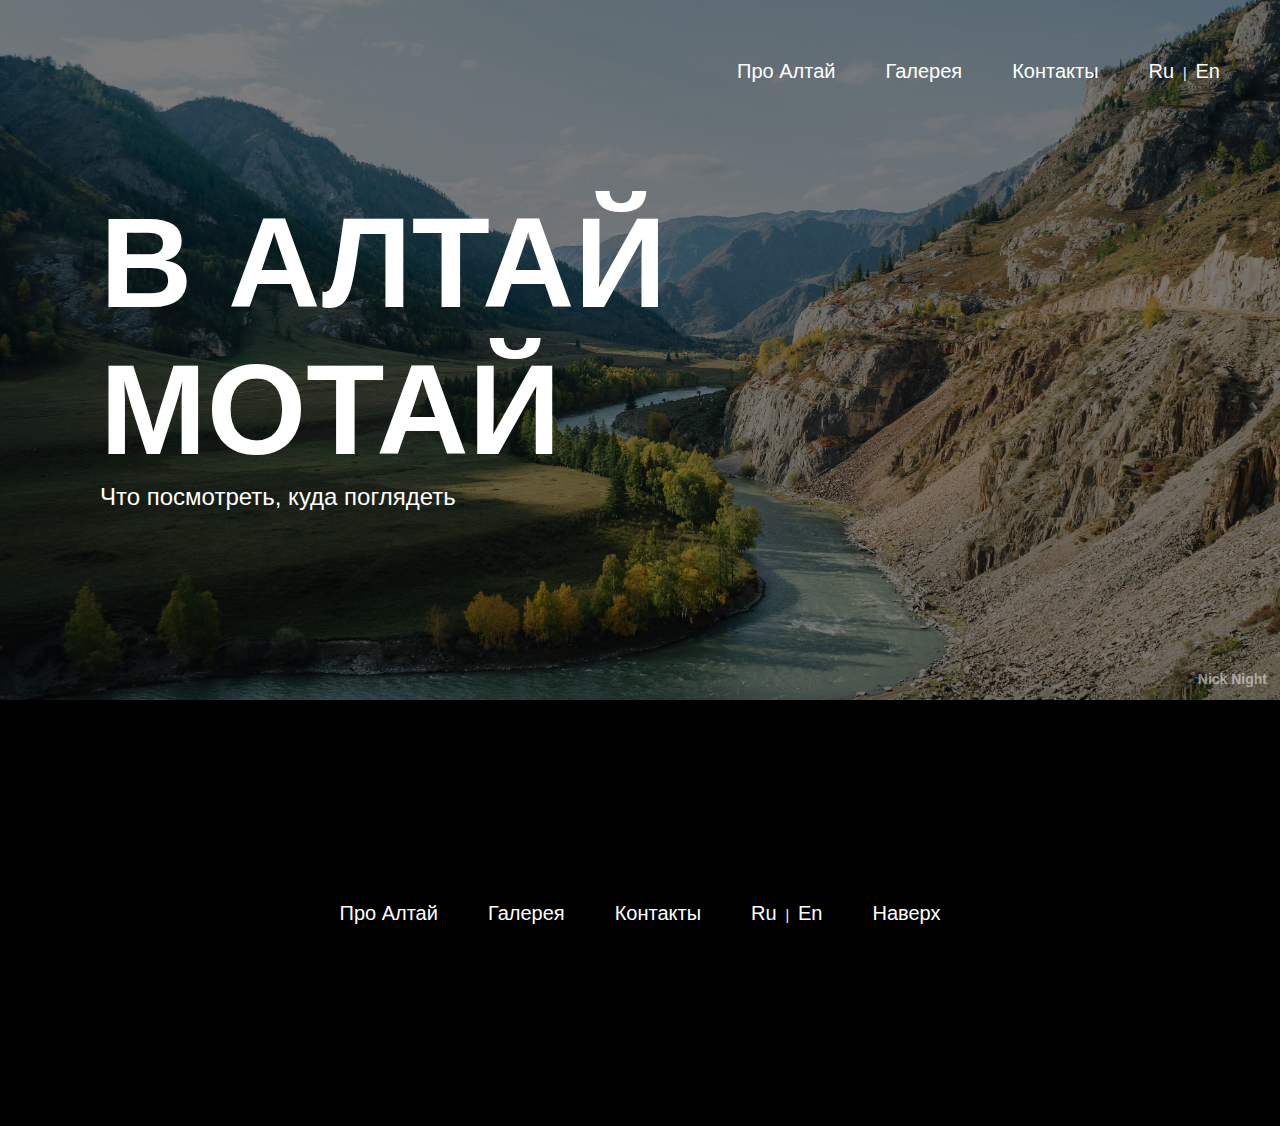
<file: алтай/index.html>
<!DOCTYPE html>
<html lang="ru">

<head>
    <meta charset="UTF-8">
    <meta name="viewport" content="width=device-width, initial-scale=1.0">
    <title>В Алтай мотай</title>
    <link rel="stylesheet" href="style.css">
</head>

<body>
    <header class="header">
        <div class="header__overlay">
            <button class="header__menu"></button>
            <ul class="header__nav">
                <li class="nav__item">
                    <a href="#" class="nav__link">Про Алтай</a>
                </li>
                <li class="nav__item">
                    <a href="#" class="nav__link">Галерея</a>
                </li>
                <li class="nav__item">
                    <a href="#" class="nav__link">Контакты</a>
                </li>
                <li class="nav__item">
                    <a href="#" class="nav__link">Ru</a>
                    <span>|</span>
                    <a href="#" class="nav__link">En</a>
                </li>
            </ul>
            <div class="header__titles">
                <h1 class="header__title">В Алтай мотай</h1>
                <p class="header__subtitle">Что посмотреть, куда поглядеть</p>
            </div>
            <p class="author">Nick Night</p>
        </div>
    </header>
    
    <footer class="footer">
        <ul class="footer__nav">
            <li class="nav__item">
                <a href="#" class="nav__link">Про Алтай</a>
            </li>
            <li class="nav__item">
                <a href="#gallery" class="nav__link">Галерея</a>
            </li>
            <li class="nav__item">
                <a href="#" class="nav__link">Контакты</a>
            </li>
            <li class="nav__item">
                <a href="#" class="nav__link">Ru</a>
                <span>|</span>
                <a href="#" class="nav__link">En</a>
            </li>
            <li class="nav__item">
                <a href="#" class="nav__link">Наверх</a>
            </li>
        </ul>
    </footer>
</body>

</html>
</file>
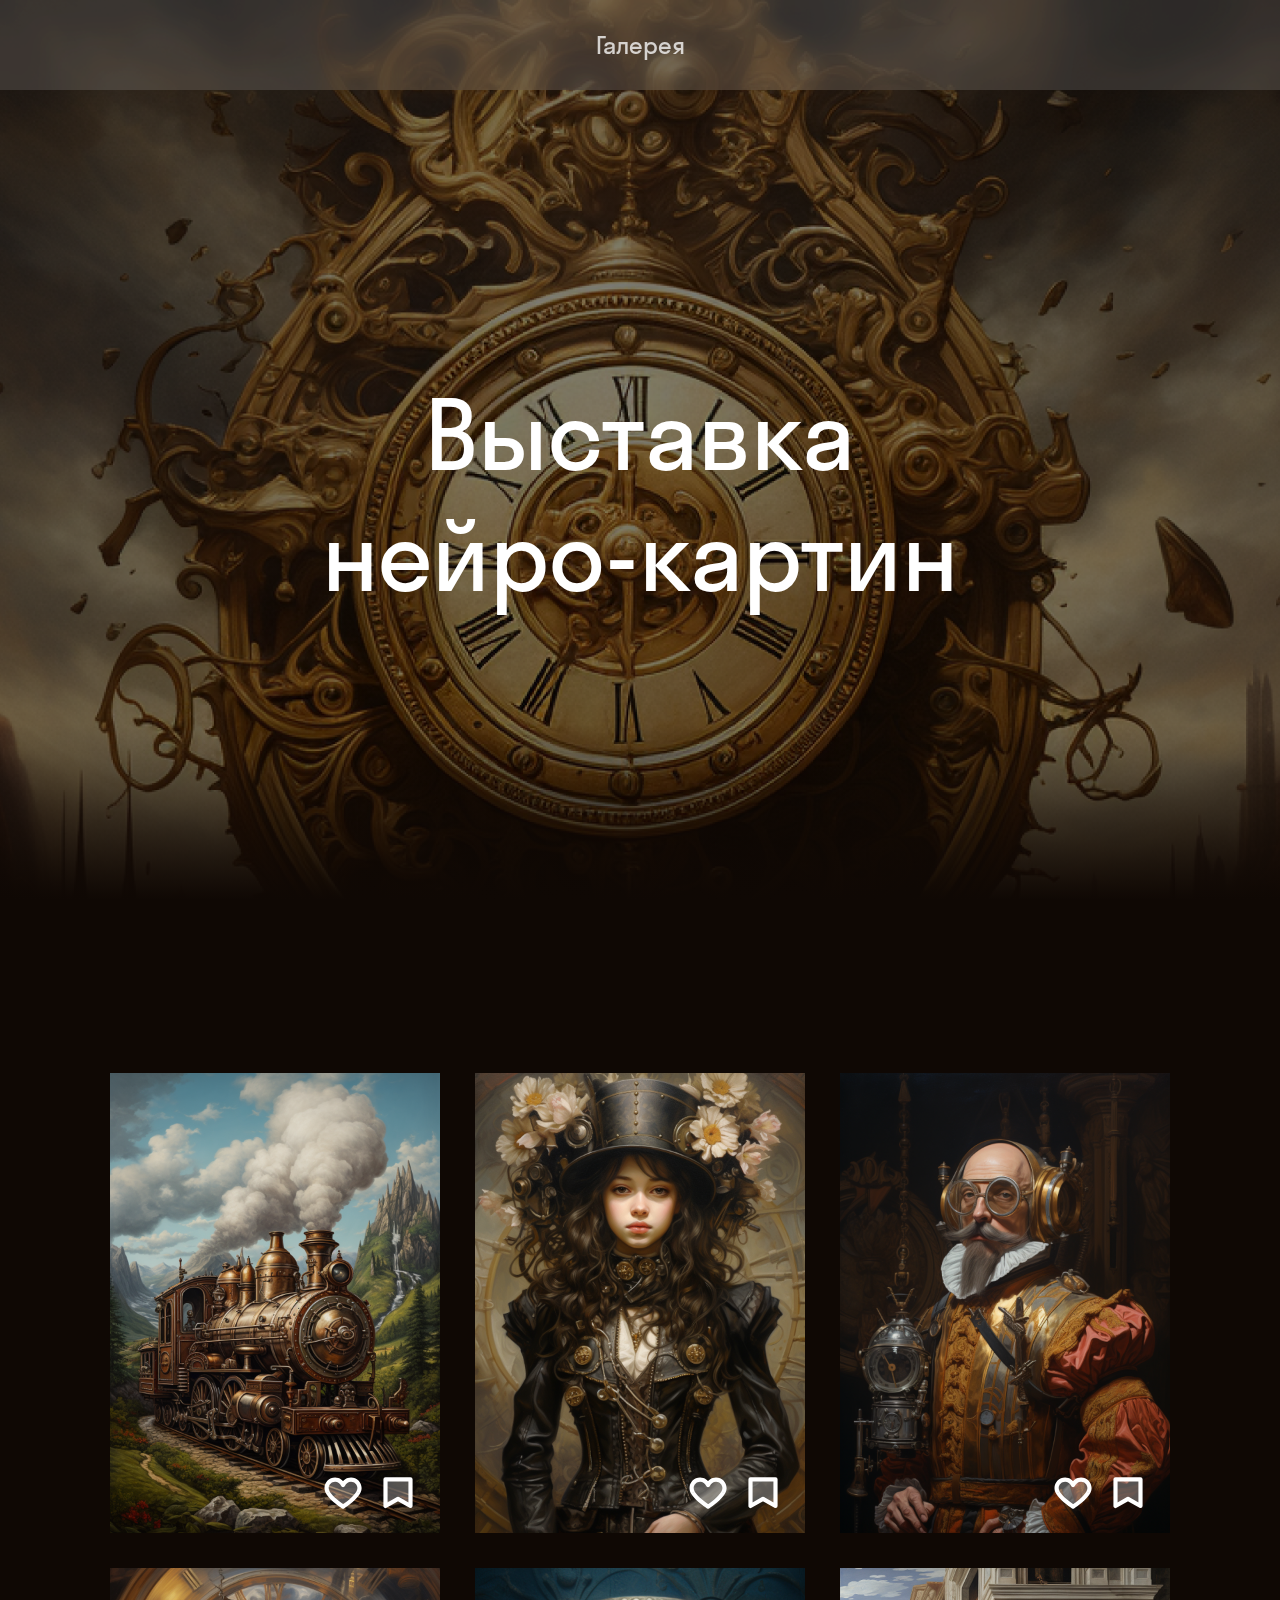
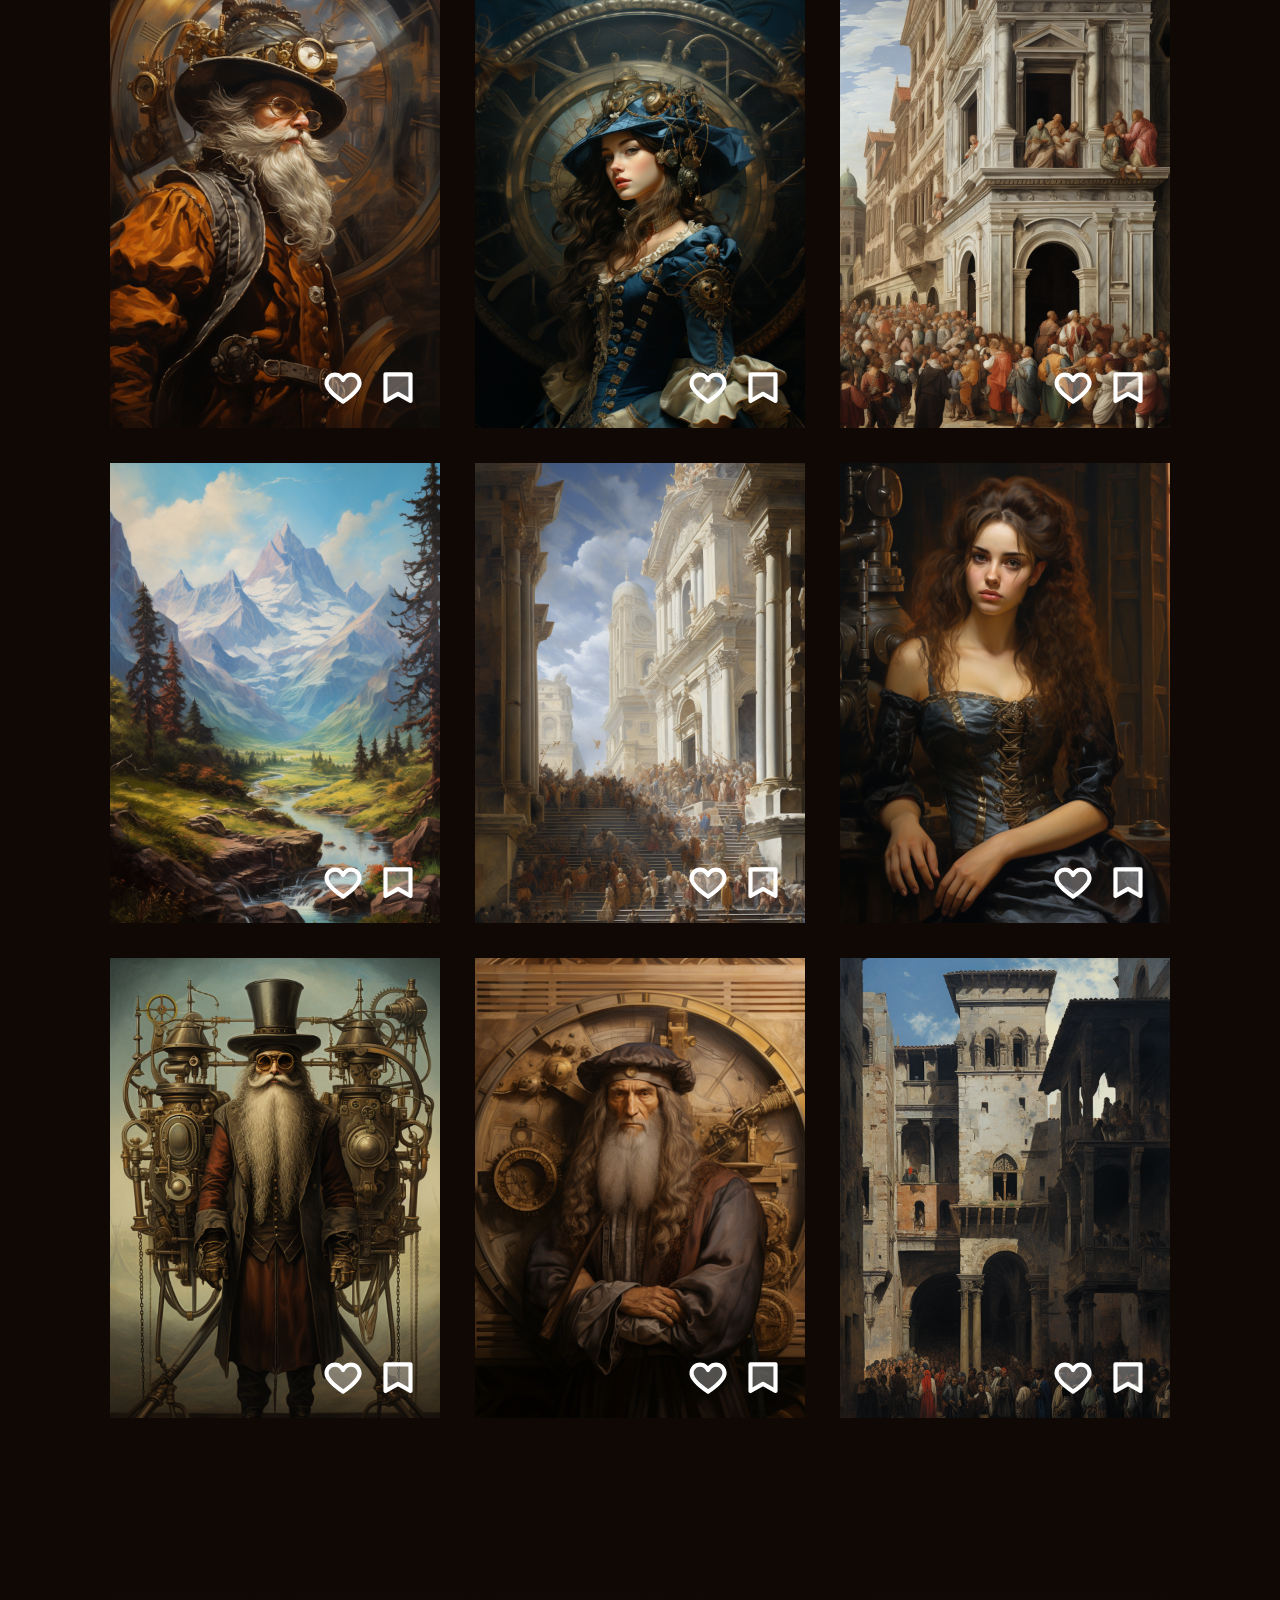
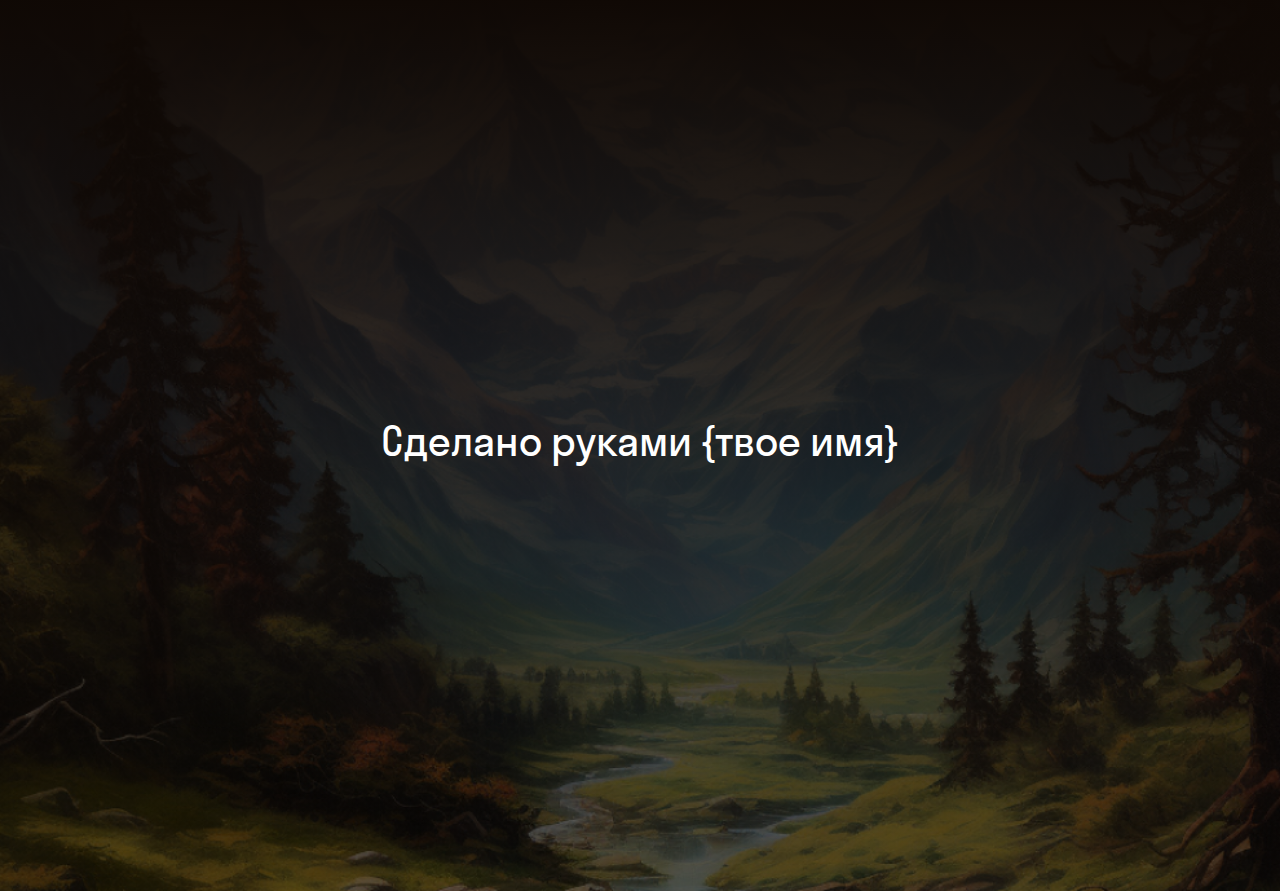
<file: выстовка нейро картин 2/index.html>
<!DOCTYPE html>
<html lang="ru">

<head>
    <meta charset="UTF-8">
    <meta name="viewport" content="width=device-width, initial-scale=1.0">
    <title>Галерея нейро-картин</title>
    <link rel="stylesheet" href="./fonts/fonts.css">
    <link rel="stylesheet" href="./style.css">
</head>

<body>
    <div class="header">
        <div class="header__overlay">
            <div class="header__link">
                <a href="#gallery" class="header__anchor">Галерея</a>
            </div>
            <h1 class="header__title">Выставка нейро-картин</h1>
        </div>
    </div>
    <div class="content">
        <ul class="gallery" id="gallery">
            <li class="gallery__item">
                <p class="image__title">Самуправляемый паровоз, 330 г. до н.э.</p>
                <img src="./images/1.png" class="image">
                <div class="image__buttons">
                    <button class="image__button image__like"></button>
                    <button class="image__button image__choosen"></button>
                </div>
            </li>
            <li class="gallery__item">
                <p class="image__title">Девушка с цветами</p>

                <img src="./images/2.png" class="image">
                <div class="image__buttons">
                    <button class="image__button image__like"></button>
                    <button class="image__button image__choosen"></button>
                </div>
            </li>
            <li class="gallery__item">
                <p class="image__title">Повелитель времени</p>

                <img src="./images/3.png" class="image">
                <div class="image__buttons">
                    <button class="image__button image__like"></button>
                    <button class="image__button image__choosen"></button>
                </div>
            </li>
            <li class="gallery__item">
                <p class="image__title">Отец повелителя времени</p>

                <img src="./images/4.png" class="image">
                <div class="image__buttons">
                    <button class="image__button image__like"></button>
                    <button class="image__button image__choosen"></button>
                </div>
            </li>
            <li class="gallery__item">
                <p class="image__title">Настя, Алхимик, 96 лет</p>

                <img src="./images/5.png" class="image">
                <div class="image__buttons">
                    <button class="image__button image__like"></button>
                    <button class="image__button image__choosen"></button>
                </div>
            </li>
            <li class="gallery__item">
                <p class="image__title">Циклопы и стены</p>

                <img src="./images/6.png" class="image">
                <div class="image__buttons">
                    <button class="image__button image__like"></button>
                    <button class="image__button image__choosen"></button>
                </div>
            </li>
            <li class="gallery__item">
                <p class="image__title">Малтай</p>

                <img src="./images/7.png" class="image">
                <div class="image__buttons">
                    <button class="image__button image__like"></button>
                    <button class="image__button image__choosen"></button>
                </div>
            </li>
            <li class="gallery__item">
                <p class="image__title">Великая циклопская реполюция</p>
                <img src="./images/8.png" class="image">
                <div class="image__buttons">
                    <button class="image__button image__like"></button>
                    <button class="image__button image__choosen"></button>
                </div>
            </li>
            <li class="gallery__item">
                <p class="image__title">Просто женщина</p>
                <img src="./images/9.png" class="image">
                <div class="image__buttons">
                    <button class="image__button image__like"></button>
                    <button class="image__button image__choosen"></button>
                </div>
            </li>
            <li class="gallery__item">
                <p class="image__title">Первый испытатель джетпака</p>
                <img src="./images/10.png" class="image">
                <div class="image__buttons">
                    <button class="image__button image__like"></button>
                    <button class="image__button image__choosen"></button>
                </div>
            </li>
            <li class="gallery__item">
                <p class="image__title">Леонард</p>
                <img src="./images/11.png" class="image">
                <div class="image__buttons">
                    <button class="image__button image__like"></button>
                    <button class="image__button image__choosen"></button>
                </div>
            </li>
            <li class="gallery__item">
                <p class="image__title">Средневековье</p>
                <img src="./images/12.png" class="image">
                <div class="image__buttons">
                    <button class="image__button image__like"></button>
                    <button class="image__button image__choosen"></button>
                </div>
            </li>
        </ul>
    </div>
    <div class="footer">
        <div class="footer__overlay">
            <p class="footer__text">Сделано руками {твое имя}</p>
        </div>
    </div>
</body>

</html>
</file>
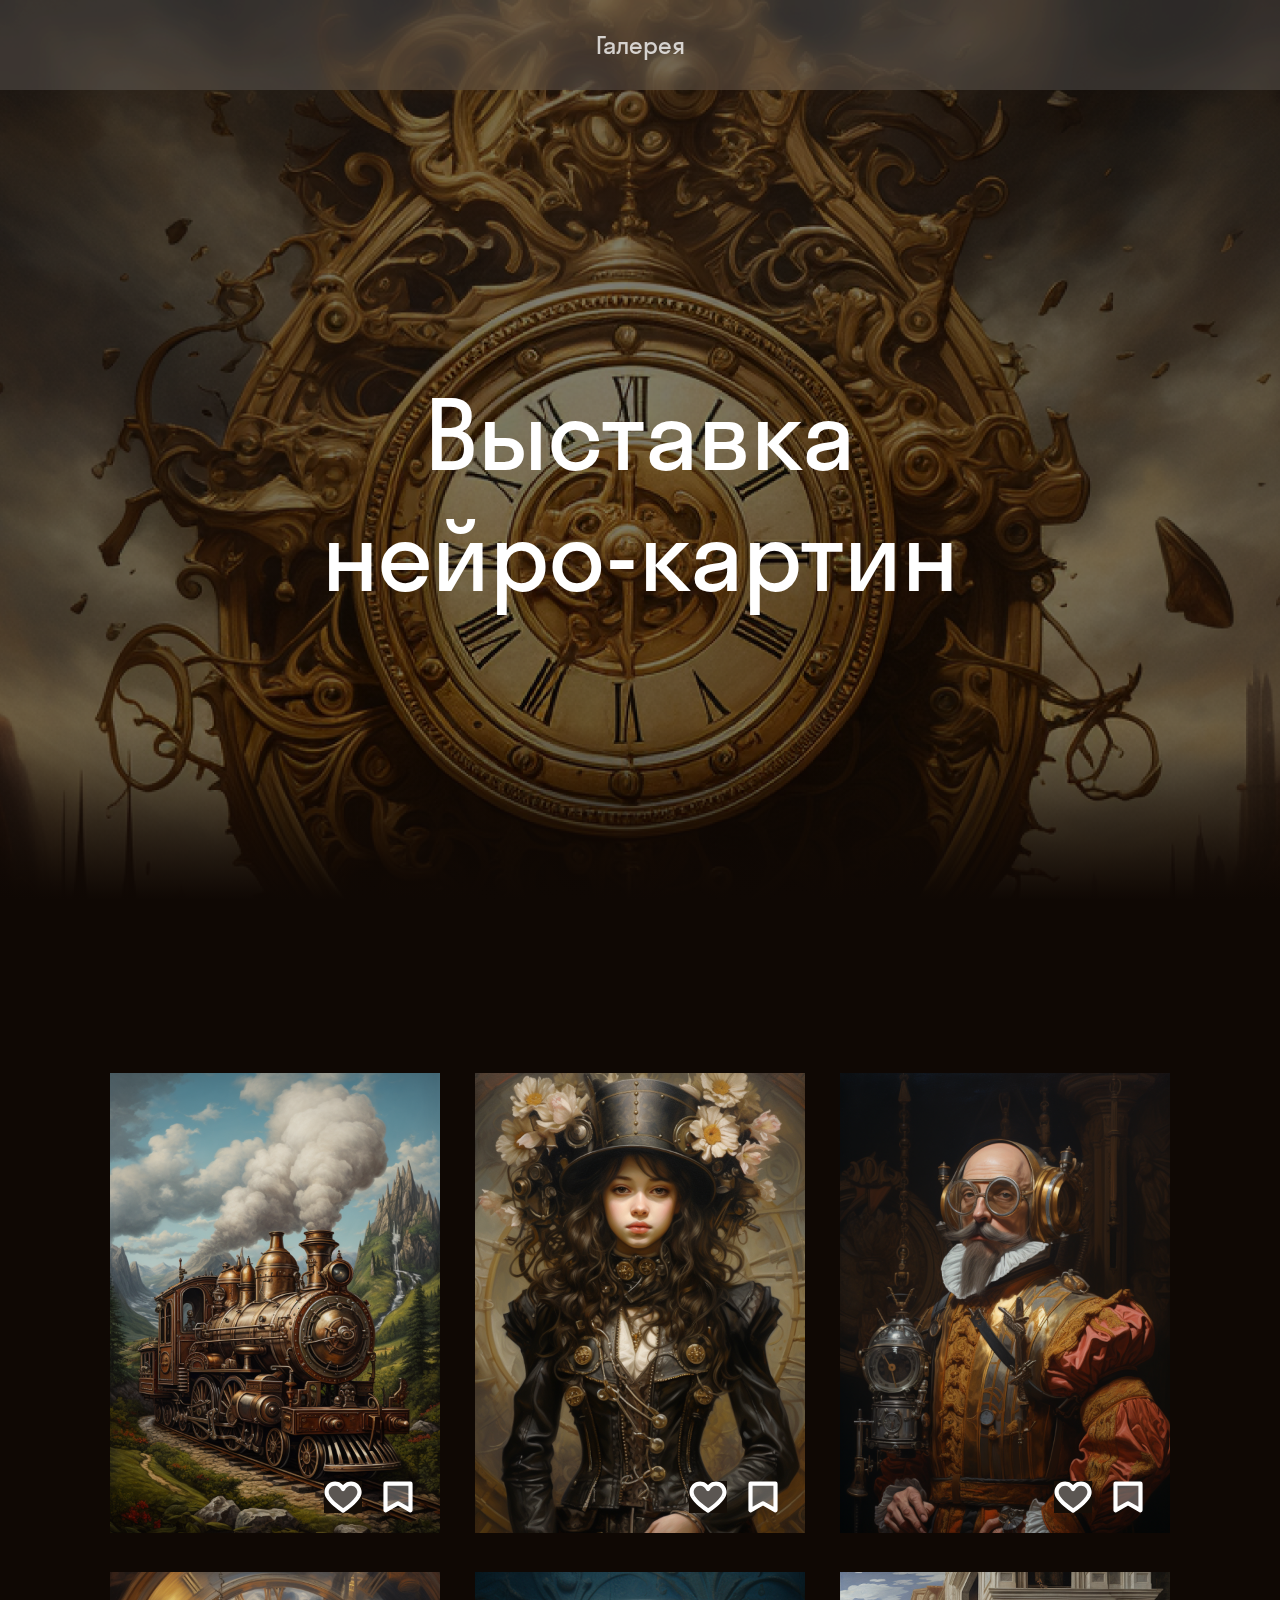
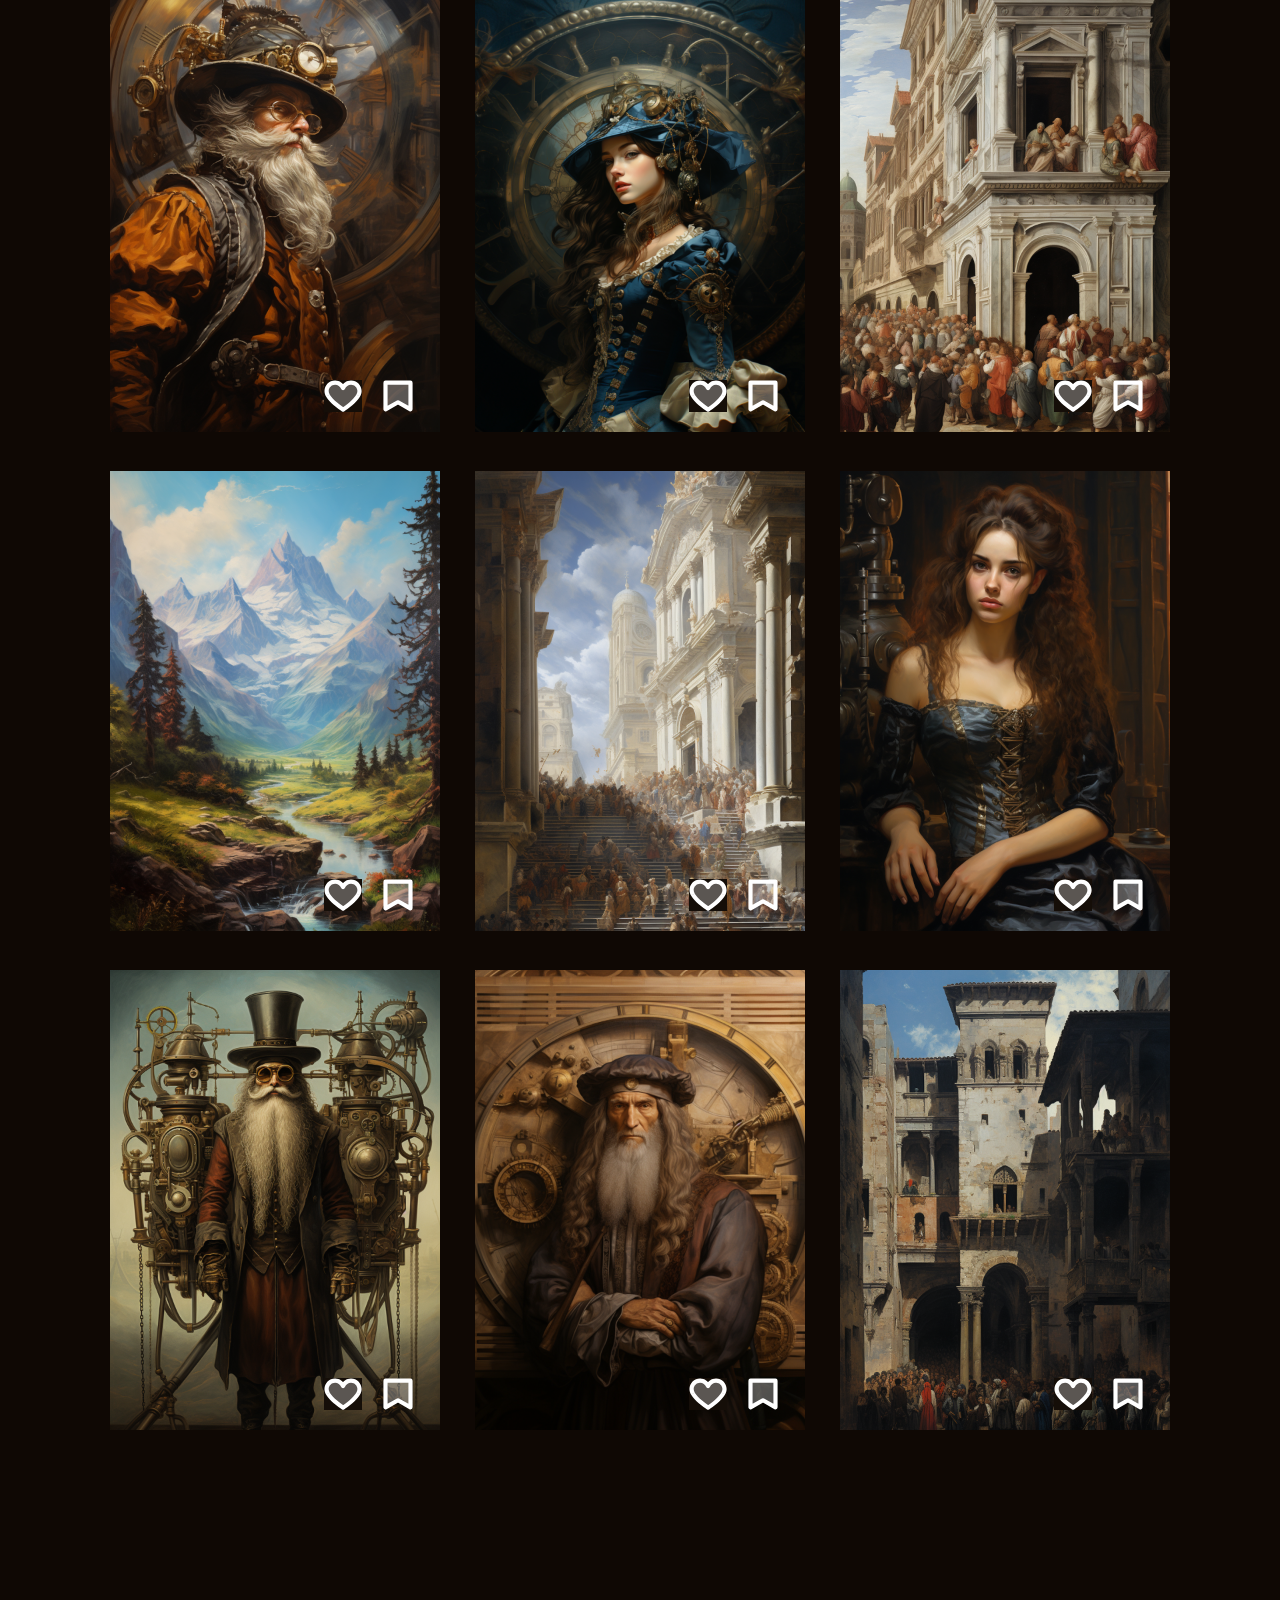
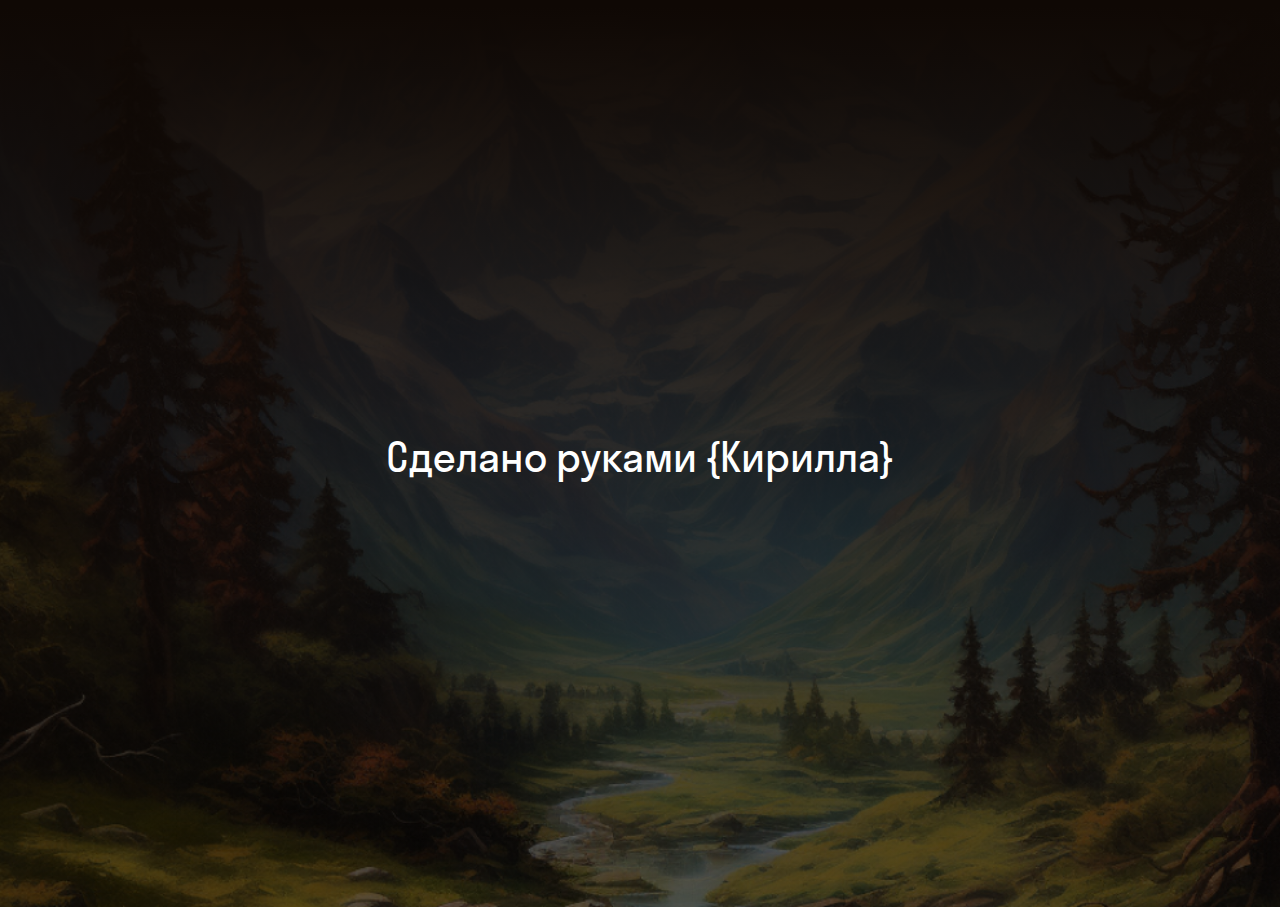
<file: выстовка нейро-картин/index.html>
<!DOCTYPE html>
<html lang="ru">

<head>
    <meta charset="UTF-8">
    <meta name="viewport" content="width=device-width, initial-scale=1.0">
    <title>Галерея нейро-картин</title>
    <link rel="stylesheet" href="./fonts/fonts.css">
    <link rel="stylesheet" href="./style.css">
</head>

<body>
    <div class="header">
        <div class="header__overlay">
            <div class="header__link">
                <a href="#gallery" class="header__anchor">Галерея</a>
            </div>
            <h1 class="header__title">Выставка нейро-картин</h1>
        </div>
    </div>
    <div class="content">
        <ul class="gallery" id="gallery">
            <li class="gallery__item">
                <img src="./images/1.png" class="image">
                <div class="images_buttons">
                    <button class="image__button image__like"></button>
                    <button class="image__button image__choosen"></button>
                </div>
            </li>
            <li class="gallery__item">
                <img src="./images/2.png" class="image">
                <div class="images_buttons">
                    <button class="image__button image__like"></button>
                    <button class="image__button image__choosen"></button>
                </div>
            </li>
            <li class="gallery__item">
                <img src="./images/3.png" class="image">
                <div class="images_buttons">
                    <button class="image__button image__like"></button>
                    <button class="image__button image__choosen"></button>
                </div>
            </li>
            <li class="gallery__item">
                <img src="./images/4.png" class="image">
                <div class="images_buttons">
                    <button class="image__button image__like"></button>
                    <button class="image__button image__choosen"></button>
                </div>
            </li>
            <li class="gallery__item">
                <img src="./images/5.png" class="image">
                <div class="images_buttons">
                    <button class="image__button image__like"></button>
                    <button class="image__button image__choosen"></button>
                </div>
            </li>
            <li class="gallery__item">
                <img src="./images/6.png" class="image">
                <div class="images_buttons">
                    <button class="image__button image__like"></button>
                    <button class="image__button image__choosen"></button>
                </div>
            </li>
            <li class="gallery__item">
                <img src="./images/7.png" class="image">
                <div class="images_buttons">
                    <button class="image__button image__like"></button>
                    <button class="image__button image__choosen"></button>
                </div>
            </li>
            <li class="gallery__item">
                <img src="./images/8.png" class="image">
                <div class="images_buttons">
                    <button class="image__button image__like"></button>
                    <button class="image__button image__choosen"></button>
                </div>
            </li>
            <li class="gallery__item">
                <img src="./images/9.png" class="image">
                <div class="images_buttons">
                    <button class="image__button image__like"></button>
                    <button class="image__button image__choosen"></button>
                </div>
            </li>
            <li class="gallery__item">
                <img src="./images/10.png" class="image">
                <div class="images_buttons">
                    <button class="image__button image__like"></button>
                    <button class="image__button image__choosen"></button>
                </div>
            </li>
            <li class="gallery__item">
                <img src="./images/11.png" class="image">
                <div class="images_buttons">
                    <button class="image__button image__like"></button>
                    <button class="image__button image__choosen"></button>
                </div>
            </li>
            <li class="gallery__item">
                <img src="./images/12.png" class="image">
                <div class="images_buttons">
                    <button class="image__button image__like"></button>
                    <button class="image__button image__choosen"></button>
                </div>
             </li>
        </ul>
    </div>
    <div class="footer">
        <div class="footer__overlay">
            <p class="footer__text">Сделано руками {Кирилла}</p>
        </div>
    </div>
</body>

</html>
</file>
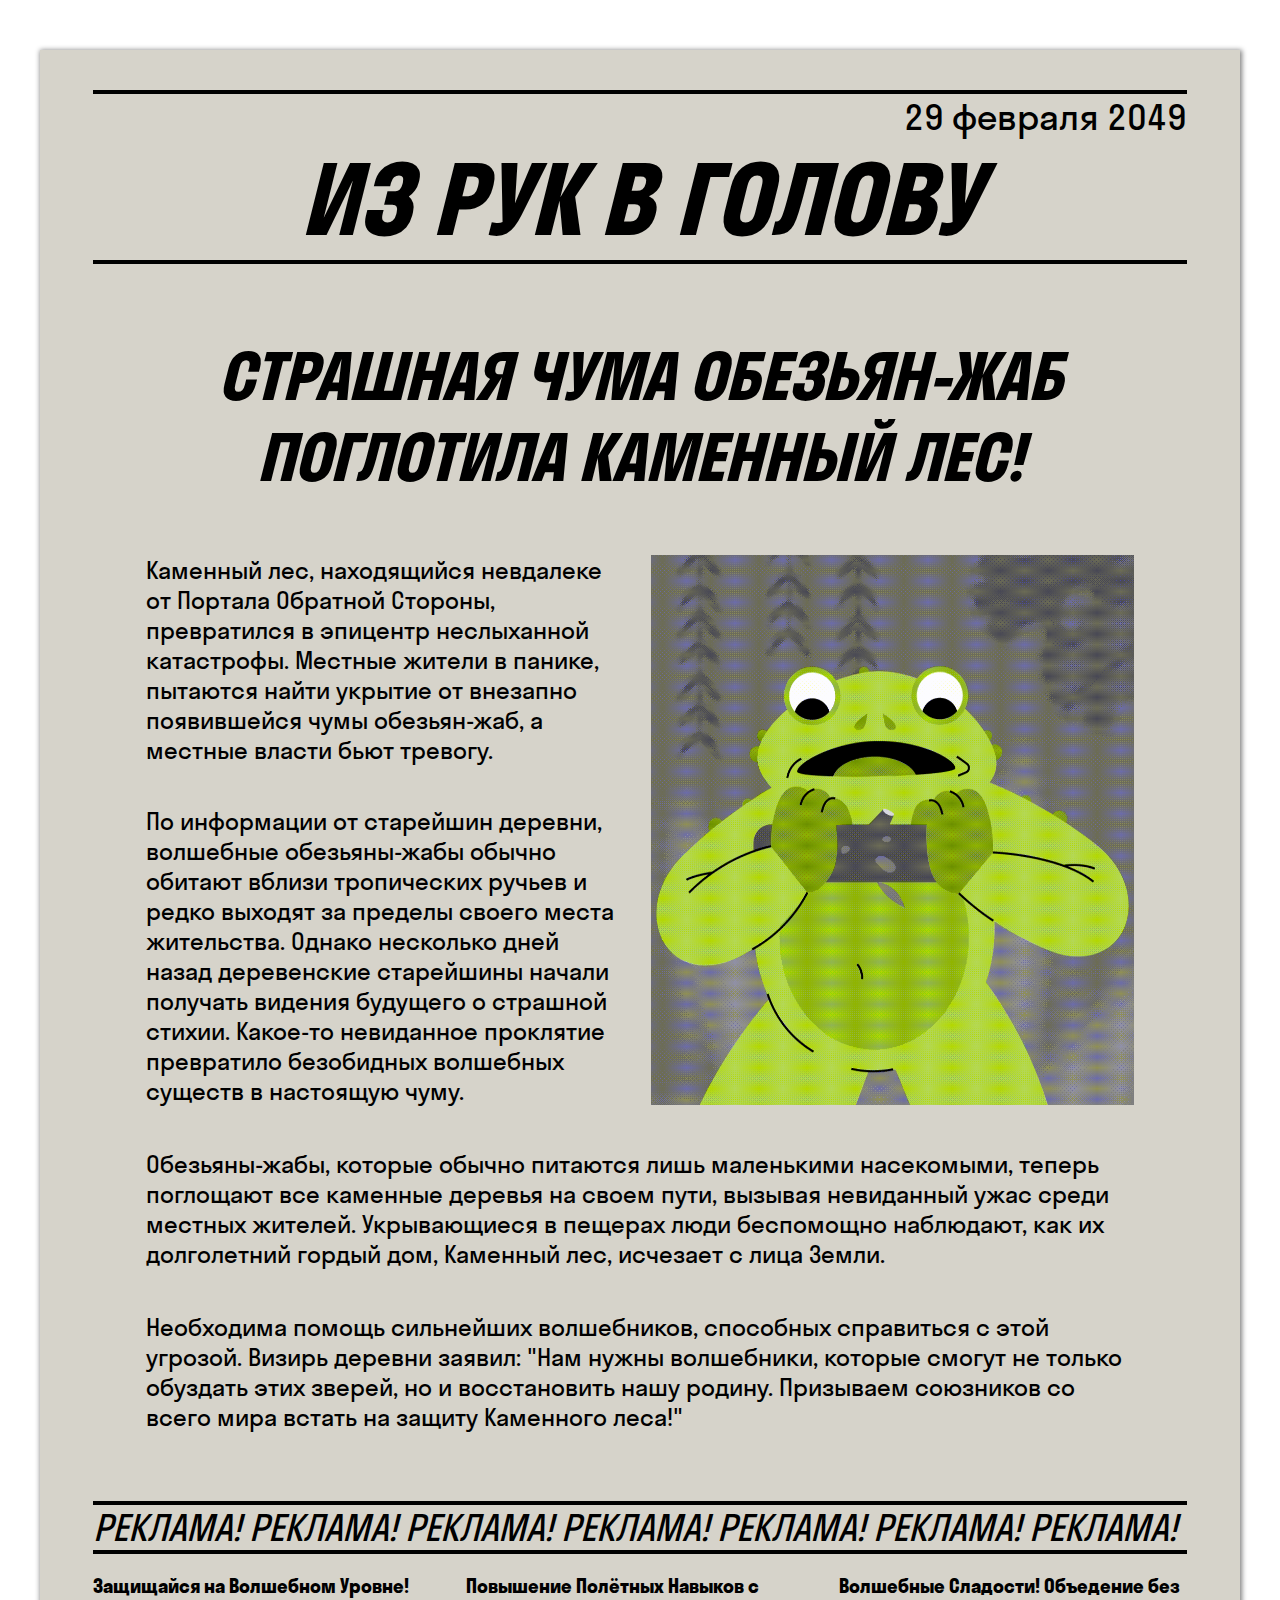
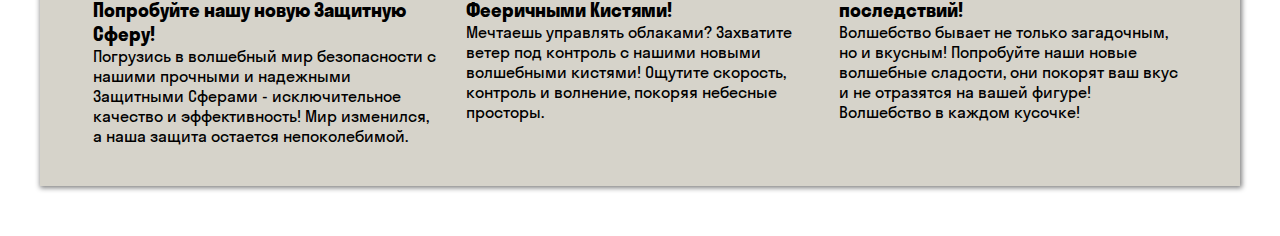
<file: газета/index.html>
<!DOCTYPE html>
<html lang="ru">

<head>
    <meta charset="UTF-8">
    <meta http-equiv="X-UA-Compatible" content="IE=edge">
    <meta name="viewport" content="width=device-width, initial-scale=1.0">
    <title>Газета "Из рук в голову"</title>
    <link rel="stylesheet" href="./fonts/fonts.css">
    <link rel="stylesheet" href="./style.css">
</head>

<body>
    <div class="main">
        <div class="header">
            <p class="header-date">29 февраля 2049</p>
            <h1 class="header-title">Из рук в голову</h1>
        </div>
            <div class="content">
                <h2 class="content-title">СТРАШНАЯ ЧУМА ОБЕЗЬЯН-ЖАБ ПОГЛОТИЛА КАМЕННЫЙ ЛЕС!</h2>
                <table class="content-table">
                    <tr class="table-row">
                        <td class="table-data">
                            <p class="table-data-text">
                                Каменный лес, находящийся невдалеке от Портала Обратной Стороны, превратился в эпицентр
                                неслыханной катастрофы. Местные жители в панике, пытаются найти укрытие от внезапно
                                появившейся чумы обезьян-жаб, а местные власти бьют тревогу.
                            </p>
                            <p class="table-data-text">
                                По информации от старейшин деревни, волшебные обезьяны-жабы обычно обитают вблизи
                                тропических ручьев и редко выходят за пределы своего места жительства. Однако несколько
                                дней
                                назад деревенские старейшины начали получать видения будущего о страшной стихии.
                                Какое-то
                                невиданное проклятие превратило безобидных волшебных существ в настоящую чуму.
                            </p>
                        </td>
                        <td>
                            <img src="./images/zhaba.gif" alt="Gif: Жаба ест дерево">
                        </td>
                    </tr>
                    <tr class="table-row">
                        <!-- colspan - это атрибут, который склеивает несколько ячеек в одну -->
                        <td colspan="2">
                            <p class="table-data-text">
                                Обезьяны-жабы, которые обычно питаются лишь маленькими насекомыми, теперь поглощают все
                                каменные деревья на своем пути, вызывая невиданный ужас среди местных жителей.
                                Укрывающиеся
                                в пещерах люди беспомощно наблюдают, как их долголетний гордый дом, Каменный лес,
                                исчезает с
                                лица Земли.
                            </p>
                        </td>
                    </tr>
                    <tr class="table-row">
                        <td colspan="2">
                            <p class="table-data-text-last">
                                Необходима помощь сильнейших волшебников, способных справиться с этой угрозой. Визирь
                                деревни заявил: "Нам нужны волшебники, которые смогут не только обуздать этих зверей, но
                                и
                                восстановить нашу родину. Призываем союзников со всего мира встать на защиту Каменного
                                леса!"
                            </p>
                        </td>
                    </tr>
                </table>
            </div>
            <div class="advert">
                <h2 class="advert-title">РЕКЛАМА! РЕКЛАМА! РЕКЛАМА! РЕКЛАМА! РЕКЛАМА! РЕКЛАМА! РЕКЛАМА!</h2>
                <ul class="adverts">
                    <li class="advert-item">
                        <h3 class="advert-item-title">
                            Защищайся на Волшебном Уровне! Попробуйте нашу новую Защитную Сферу!
                        </h3>
                        <p class="advert-item-text">
                            Погрузись в волшебный мир безопасности с нашими прочными и надежными Защитными Сферами -
                            исключительное качество и эффективность! Мир изменился, а наша защита остается
                            непоколебимой.
                        </p>
                    </li>
                    <li class="advert-item">
                        <h3 class="advert-item-title">
                            Повышение Полётных Навыков с Фееричными Кистями!
                        </h3>
                        <p class="advert-item-text">
                            Мечтаешь управлять облаками? Захватите ветер под контроль с нашими новыми волшебными
                            кистями!
                            Ощутите скорость, контроль и волнение, покоряя небесные просторы.
                        </p>
                    </li>
                    <li class="advert-item">
                        <h3 class="advert-item-title">
                            Волшебные Сладости! Объедение без последствий!
                        </h3>
                        <p class="advert-item-text">
                            Волшебство бывает не только загадочным, но и вкусным! Попробуйте наши новые волшебные
                            сладости,
                            они покорят ваш вкус и не отразятся на вашей фигуре! Волшебство в каждом кусочке!
                        </p>
                    </li>
                </ul>
            </div>
</body>

</html>
</file>
<file: алтай/style.css>
@import url('https://fonts.googleapis.com/css2?family=Open+Sans:ital,wght@0,300..800;1,300..800&display=swap');

* {
    margin: 0;
    padding: 0;
    box-sizing: border-box;
}

body {
    font-family: 'Fira Sans', sans-serif;
    font-size: 14px;
    color: white;
    background-color: black;

    display: flex;
    flex-direction: column;
    align-items: center;
    gap: 120px;

    padding-bottom: 120px;
    margin: 0 auto;

    max-width: 1920px;
}

.header {
    background-image: url(./images/nick-night-iukcNL5isUo-unsplash.jpg);
    background-position: center;
    background-repeat: no-repeat;
    background-size: cover;
    height: 700px;
    width: 100%;
}

.header__overlay {
    background-color: rgba(0, 0, 0, 0.5);
    height: 100%;

    display: flex;
    flex-direction: column;
    justify-content: center;

    position: relative;

    padding: 100px;
    box-sizing: border-box;
}

.header__nav {
    position: absolute;
    top: 60px;
    right: 60px;
    display: flex;
    gap: 50px;
    list-style-type: none;
}

.nav__link {
    color: white;
    text-decoration: none;
    font-family: inherit;
    font-size: 20px;
    text-transform: capitalize;
}

.header__menu {
    position: absolute;
    top: 30px;
    right: 30px;
    width: 40px;
    height: 34px;
    border: none;
    background-image: url(./images/Menu.svg);
    background-position: center;
    background-repeat: no-repeat;
    background-size: contain;
    background-color: transparent;
    cursor: pointer;
    display: none;
}

.nav__item>span {
    margin: 0 5px;
}

.nav__link:hover {
    text-decoration: underline;
}

.author {
    position: absolute;
    right: 13px;
    bottom: 13px;
    z-index: 2;

    color: rgba(255, 255, 255, 0.50);
    font-weight: 800;
    text-transform: capitalize;
}

.header__titles {
    display: flex;
    flex-direction: column;
}

.header__title {
    font-size: 128px;
    font-weight: 700;
    text-transform: uppercase;
    max-width: 600px;
    line-height: normal;
}

.header__subtitle {
    font-size: 24px;
    font-weight: 400;
    line-height: normal;
}


.footer {
    width: 100%;
    height: 186px;

    display: flex;
    justify-content: center;
    align-items: center;
}

.footer__nav {
    list-style-type: none;
    display: flex;
    gap: 50px;
}

@media screen and (max-width: 1245px) {
    .header__title {
        font-size: 100px;
    }
}

@media screen and (max-width: 768px) {
    .header__nav {
        display: none;
    }


    .header__menu {
        display: block;
    }

    .header__overlay {
        padding: 40px;
    }

    .header__title {
        font-size: 60px;
    }

    .header__subtitle {
        font-size: 18px;
    }

    .header {
        height: 500px;
    }
    .footer__nav {
        gap: 20px;
        flex-direction: column;
        font-size: 40px;
    }
}
</file>
<file: выстовка нейро картин 2/fonts/fonts.css>
@font-face {
    font-family: 'StratosSkyeng';
    src: url('stratosskyengweb-regular.woff');
    src: url('stratosskyengweb-regular.woff2');
    font-weight: 400;
    font-style: normal;
}

@font-face {
    font-family: 'StratosSkyeng';
    src: url('stratosskyengweb-medium.woff');
    src: url('stratosskyengweb-medium.woff2');
    font-weight: 500;
}

@font-face {
    font-family: 'StratosSkyeng';
    src: url('stratosskyengweb-bold.woff');
    src: url('stratosskyengweb-bold.woff2');
    font-weight: 700;
    font-style: normal;
}
</file>
<file: выстовка нейро картин 2/style.css>
* {
    margin: 0;
    padding: 0;
    box-sizing: border-box;
}

body {
    font-family: 'StratosSkyeng', sans-serif;
    background-color: #0F0804;
}

.header {
    height: 100vh;
    background-image: url(images/13.png);
    background-position: center;
    background-repeat: no-repeat;
    background-size: cover;
}

.header__overlay {
    background: linear-gradient(180deg, rgba(0, 0, 0, 0.50) 80.49%, #0F0804 100%);
    height: 100%;
    width: 100%;
    display: flex;
    flex-direction: column;
}

.header__title {
    margin: auto;
    font-size: 96px;
    text-align: center;
    color: white;
    max-width: 658px;
    font-weight: 400;
}

.header__link {
    height: 90px;
    width: 100%;
    background: rgba(255, 255, 255, 0.17);
    backdrop-filter: blur(11.5px);
}

.header__link:hover {
    opacity: .8;
}

.header__anchor {
    text-decoration: none;
    color: white;
    font-size: 24px;
    width: 100%;
    height: 100%;
    display: flex;
    justify-content: center;
    align-items: center;
}

.gallery {
    list-style-type: none;
    margin: 173px auto;

    display: flex;
    max-width: 1060px;
    justify-content: center;
    flex-wrap: wrap;
    gap: 35px;
}

.gallery__item {
    max-width: 330px;
    position: relative; 
    display: flex;
    justify-content: center;  
    align-items: center;
}

.image__title{
    max-width: 260px;
    font-size: 24px;
    text-align: center;
    color: white;
    position: absolute;
    z-index: 1;
    display: none;
}

.gallery__item::after{
    content: "";
    position: absolute;
    background-color: rgba(0, 0, 0, 0.65);
    width: 100%;
    height: 100%;
    color: white;
    display: none;
}

.gallery__item:hover::after,
.gallery__item:hover .image__title {
    display: block;
}


.image {
    width: 100%;
}

.image__buttons {
    position: absolute;
    right: 27px;
    bottom: 24px;
    display: flex;
    gap: 21px;
    z-index: 5;
}

.image__button {
    border: none;
    background-color: transparent;
    background-position: center;
    background-repeat: no-repeat;
    background-size: contain;
    height: 32px;
    cursor: pointer;
}

.image__like {
    width: 39px;
    background-image: url(./images/Like.svg);
}

.image__like:hover {
    background-image: url(./images/Like_active.svg);
}

.image__choosen {
    width: 30px;
    background-image: url(./images/Choosen.svg);
}

.image__choosen:hover {
    background-image: url(./images/Choosen_active.svg);
}


.footer {
    height: 100vh;
    background-image: url(./images/7.png);
    background-position: left;
    background-repeat: no-repeat;
    background-size: cover;
}

.footer__overlay {
    display: flex;
    height: 100%;
    background: linear-gradient(180deg, #0F0804 0%, rgba(0, 0, 0, 0.6) 100%);
}

.footer__text {
    margin: auto;
    font-size: 40px;
    color: white;
}
</file>
<file: выстовка нейро-картин/fonts/fonts.css>
@font-face {
    font-family: 'StratosSkyeng';
    src: url('stratosskyengweb-regular.woff');
    src: url('stratosskyengweb-regular.woff2');
    font-weight: 400;
    font-style: normal;
}

@font-face {
    font-family: 'StratosSkyeng';
    src: url('stratosskyengweb-medium.woff');
    src: url('stratosskyengweb-medium.woff2');
    font-weight: 500;
}

@font-face {
    font-family: 'StratosSkyeng';
    src: url('stratosskyengweb-bold.woff');
    src: url('stratosskyengweb-bold.woff2');
    font-weight: 700;
    font-style: normal;
}
</file>
<file: выстовка нейро-картин/style.css>
* {
    margin: 0;
    padding: 0;
    box-sizing: border-box;
}

body {
    font-family: 'StratosSkyeng', sans-serif;
    background-color: #0F0804;
}

.header {
    height: 100vh;
    background-image: url(images/13.png);
    background-position: center;
    background-repeat: no-repeat;
    background-size: cover;
}

.header__overlay {
    background: linear-gradient(180deg, rgba(0, 0, 0, 0.50) 80.49%, #0F0804 100%);
    height: 100%;
    width: 100%;
    display: flex;
    flex-direction: column;
}

.header__title {
    margin: auto;
    font-size: 96px;
    text-align: center;
    color: white;
    max-width: 658px;
    font-weight: 400;
}

.header__link {
    height: 90px;
    width: 100%;
    background: rgba(255, 255, 255, 0.17);
    backdrop-filter: blur(11.5px);
}

.header__link:hover {
    opacity: .8;
}

.header__anchor {
    text-decoration: none;
    color: white;
    font-size: 24px;
    width: 100%;
    height: 100%;
    display: flex;
    justify-content: center;
    align-items: center;
}

.gallery {
    /* Выключает точки у списка */
    list-style-type: none;
    margin: 173px auto;

    display: flex;
      max-width: 1060px; 
    /* flex-direction: column;
    height: 600px;  */
    justify-content: space-between;
    flex-wrap: wrap;
    gap: 35px;

}

.gallery__item {
    max-width: 330px;
    position: relative;
}

.image {
    width: 100%;
}

.footer {
    height: 100vh;
    background-image: url(./images/7.png);
    background-position: left;
    background-repeat: no-repeat;
    background-size: cover;
}

.footer__overlay {
    display: flex;
    height: 100%;
    width: 100%;
    background: linear-gradient(180deg, #0F0804 0%, rgba(0, 0, 0, 0.6) 100%);
}

.footer__text {
    margin: auto;
    font-size: 40px;
    color: white;
}

.images_buttons {
    position: absolute;
    right: 27px;
    bottom: 24px;
    display: flex;
    gap: 21px;
}

.image__like {
    width: 39px;
    background-image: url("images/Like.svg");
}

.image__choosen {
    width: 30px;
    background-image: url("images/Choosen.svg");
}

.image__button {
    border: none;
    background-color: transparent;
    background-position: center;
    background-repeat: no-repeat;
    background-size: contain;
    height: 32px;
    cursor: pointer;
}
</file>
<file: газета/fonts/fonts.css>
@font-face {
    font-family: 'StratosSkyeng';
    src: url('stratosskyengweb-regular.woff');
    src: url('stratosskyengweb-regular.woff2');
    font-weight: 400;
    font-style: normal;
}

@font-face {
    font-family: 'StratosSkyeng';
    src: url('stratosskyengweb-medium.woff');
    src: url('stratosskyengweb-medium.woff2');
    font-weight: 500;
}

@font-face {
    font-family: 'StratosSkyeng';
    src: url('stratosskyengweb-bold.woff');
    src: url('stratosskyengweb-bold.woff2');
    font-weight: 700;
    font-style: normal;
}
</file>
<file: газета/style.css>
* {
    margin: 0;
    padding: 0;
    box-sizing: border-box;
}

body {
    padding: 50px 0;
}

.main {
    font-family: 'StratosSkyeng', sans-serif;
    background-color: #D6D3CA;
    width: 1200px;
    padding: 40px 53px;
    margin: auto;
    box-shadow: 1px 1px 5px 1px grey;
}

.header {
    margin-bottom: 42px;
    border-top: 4px solid black;
    border-bottom: 4px solid black;
    text-align: center;
}

.header-date {
    text-align: right;
    font-size: 36px;
}

.header-title {
    font-size: 96px;
    font-style: italic;
    text-transform: uppercase;
}

.content {
    padding: 30px 51px;
    margin-bottom: 37px;
}

.content-title {
    font-size: 64px;
    font-style: italic;
    text-align: center;
    margin-bottom: 55px;
}

.content-table {
    vertical-align: top;
}

.table-row {
    vertical-align: top;
}

.table-data {
    padding-right: 27px;
}

.table-data-text,
.table-data-text-last {
    font-size: 24px;
}

.table-data-text {
    margin-bottom: 41px;
}


img {
    width: 483px;
    height: 550px;
}

.advert-title {
    font-size: 36px;
    font-style: italic;
    font-weight: normal;
    border: 4px solid black;
    border-left: 0;
    border-right: 0;
}

.adverts {
    list-style-type: none;
    margin-top: 20px;
}

.advert-item {
    display: inline-block;
    vertical-align: top;
    width: 347px;
    margin-right: 22px;
}

/* :last-of-type - это псевдокласс, который выбирает самый последний элемент из всех элементов одного типа (соседних) */
.advert-item:last-of-type {
    margin-right: 0;
}
</file>
